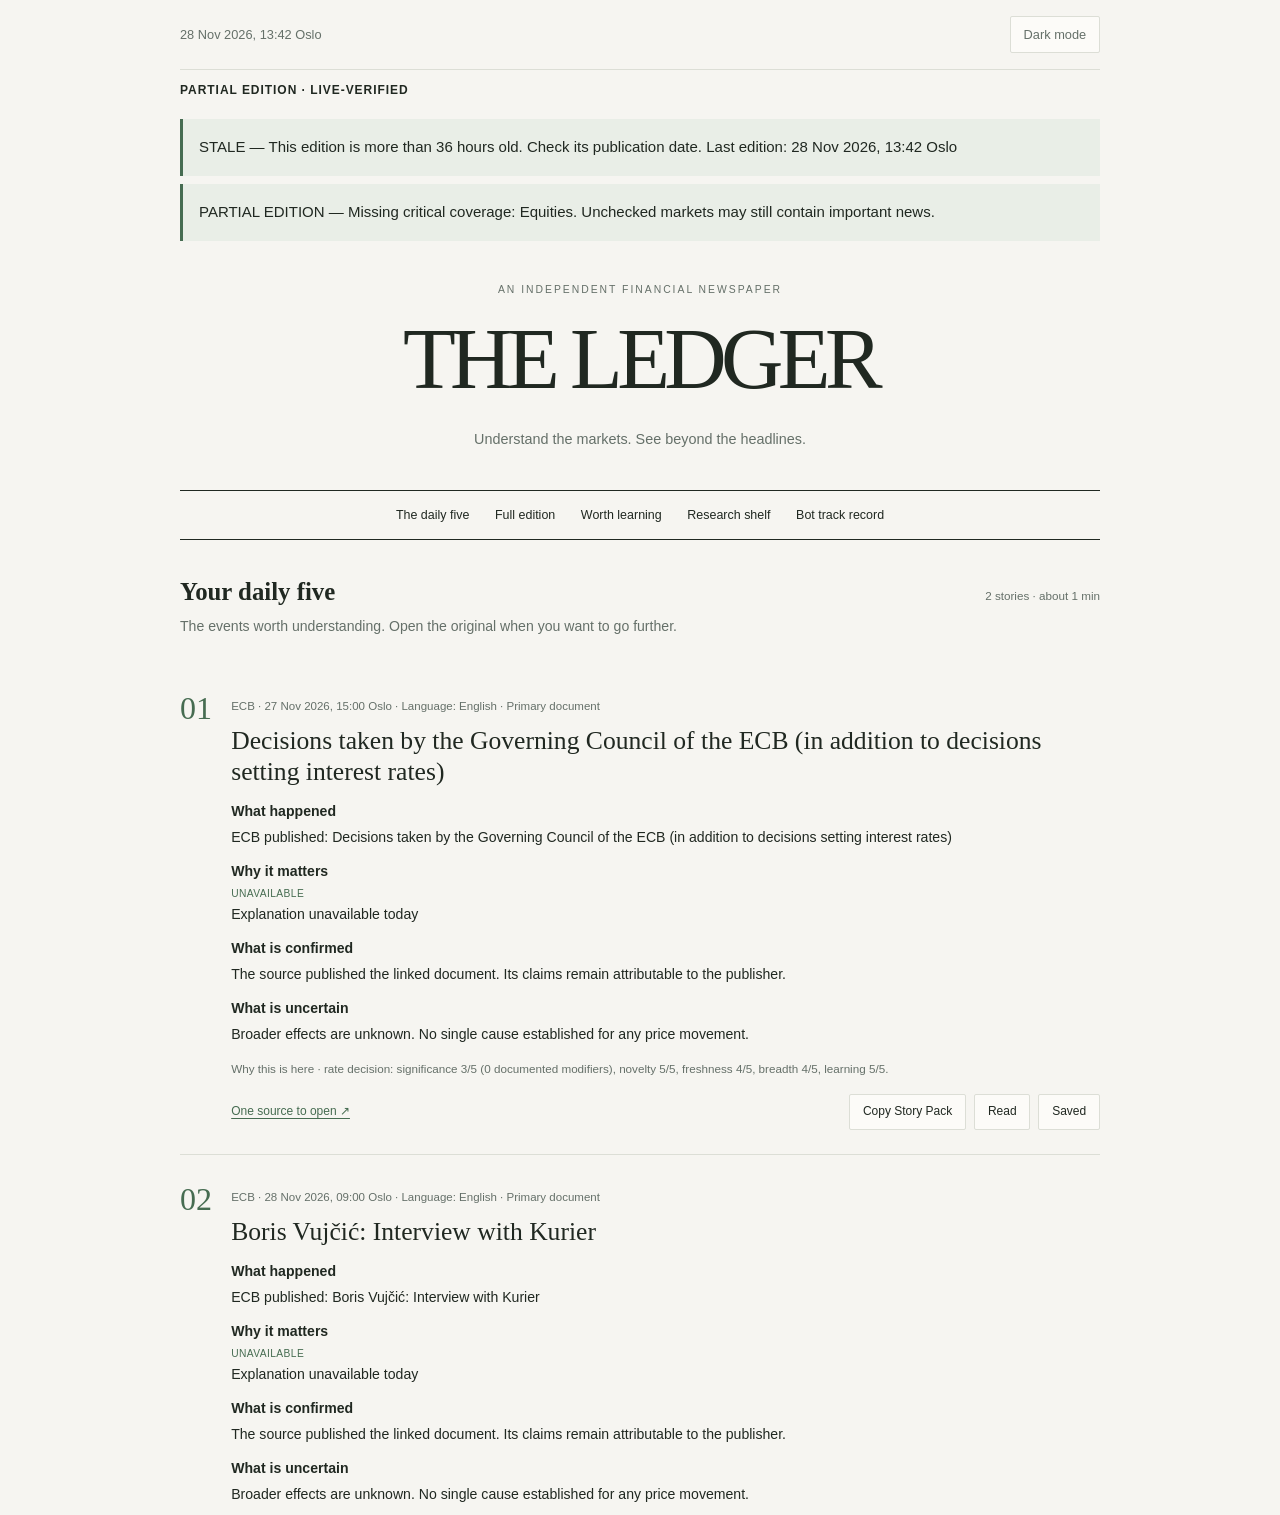
<file: site/index.html>
<!doctype html>
<html lang="en">
<head>
<meta charset="utf-8"><meta name="viewport" content="width=device-width, initial-scale=1">
<meta name="description" content="An independent daily reading habit for understanding markets.">
<meta http-equiv="Content-Security-Policy" content="default-src 'self'; script-src 'self'; style-src 'self'; img-src 'self'; font-src 'self'; connect-src 'self'; base-uri 'none'; form-action 'none'">
<title>THE LEDGER — Understand the markets</title><link rel="stylesheet" href="style.css"><script src="app.js" defer></script>
</head>
<body>
<a class="skip" href="#main">Skip to the edition</a>
<div class="page">
<header>
<div class="utility"><span id="edition-time">Edition unavailable</span><button id="theme" type="button" aria-label="Switch color mode">Dark mode</button></div>
<div id="status" class="status" role="status">Loading the local edition…</div>
<div id="stale" class="notice" role="alert" hidden></div>
<div id="partial" class="notice" hidden></div>
<div class="masthead"><p class="eyebrow">An independent financial newspaper</p><h1>THE LEDGER</h1><p class="tagline">Understand the markets. See beyond the headlines.</p></div>
<div class="edition-nav"><a href="#top">The daily five</a><a href="#full">Full edition</a><a href="#learn">Worth learning</a><a href="#shelf">Research shelf</a><a href="track-record.html">Bot track record</a></div>
</header>
<main id="main">
<section id="top" aria-labelledby="top-heading"><div class="section-heading"><h2 id="top-heading">Your daily five</h2><span id="reading-time">A short daily read</span></div><p class="intro">The events worth understanding. Open the original when you want to go further.</p><div id="top-stories"></div></section>
<section id="coverage"><details open><summary>Coverage today</summary><p class="muted">Missing coverage means we could not check. It does not mean nothing happened.</p><div id="coverage-list"></div></details></section>
<section id="learn"><div class="section-heading"><h2>One thing worth learning</h2><span>Build your understanding</span></div><div id="learning"></div></section>
<section id="full"><div class="section-heading"><h2>The full edition</h2><span>Follow your curiosity</span></div><nav id="filters" aria-label="Filter stories"></nav><div id="filter-warning" class="filter-warning" aria-live="polite"></div><div id="full-stories"></div></section>
<section id="shelf"><div class="section-heading"><h2>The research shelf</h2><span>A weekly selection</span></div><p class="intro">Older ideas, examined slowly. These documents are reading material, not today’s news.</p><div id="research"></div></section>
<section class="archive"><h2>Past editions</h2><label for="archive-select">Choose an edition</label> <select id="archive-select"><option value="">Latest edition</option></select><p class="muted">Original editions are preserved. Material corrections are dated and shown with their story.</p></section>
</main>
<footer><strong>THE LEDGER</strong><p>For understanding, not financial advice. Source quality controls eligibility; editorial scores do not predict returns.</p><p>Read and saved states stay in this browser. No analytics, accounts, or automatic sharing.</p></footer>
</div>
<dialog id="copy-dialog"><h2>Copy Story Pack</h2><p>Clipboard access is unavailable. Select and copy the text below.</p><textarea id="copy-text" readonly rows="12" aria-label="Story pack text"></textarea><button id="close-copy" type="button">Close</button></dialog>
<noscript><p class="notice">JavaScript is required to render the generated edition. You can inspect the JSON in site/data/latest.json.</p></noscript>
</body></html>
</file>
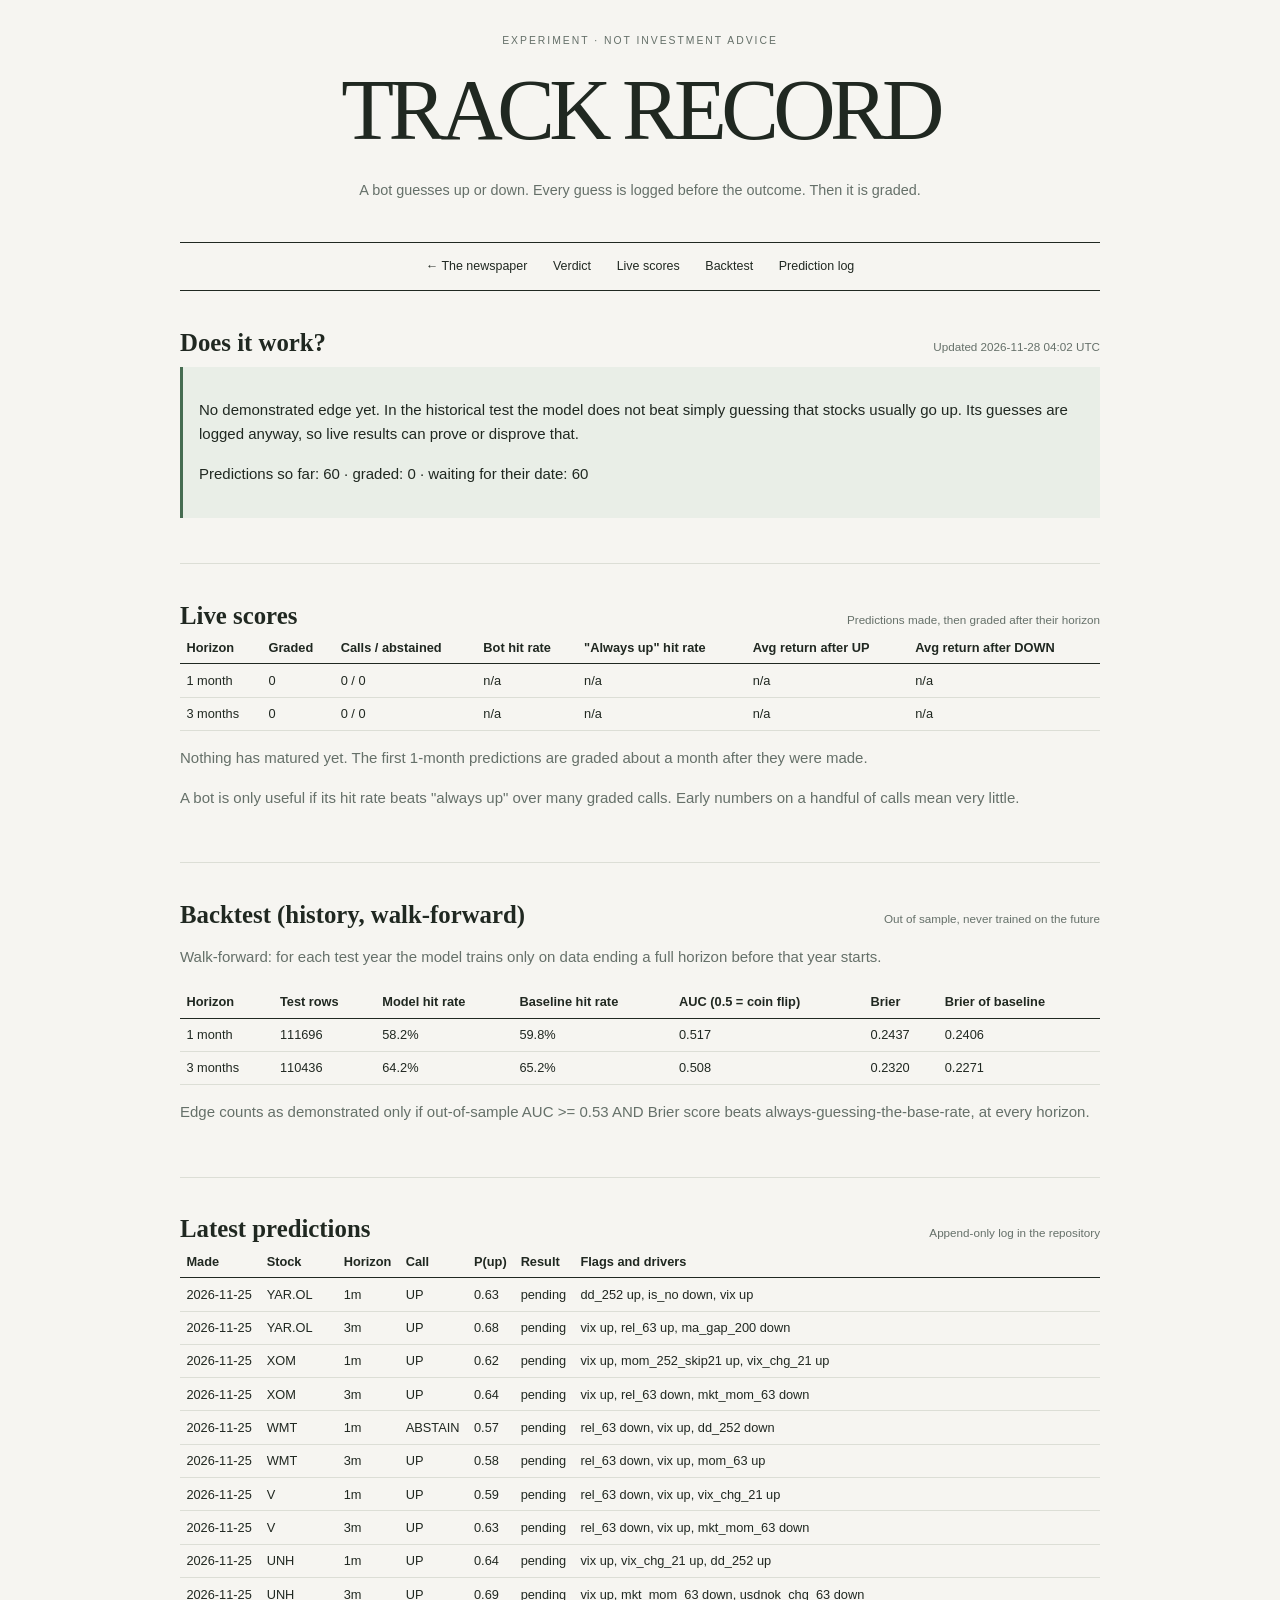
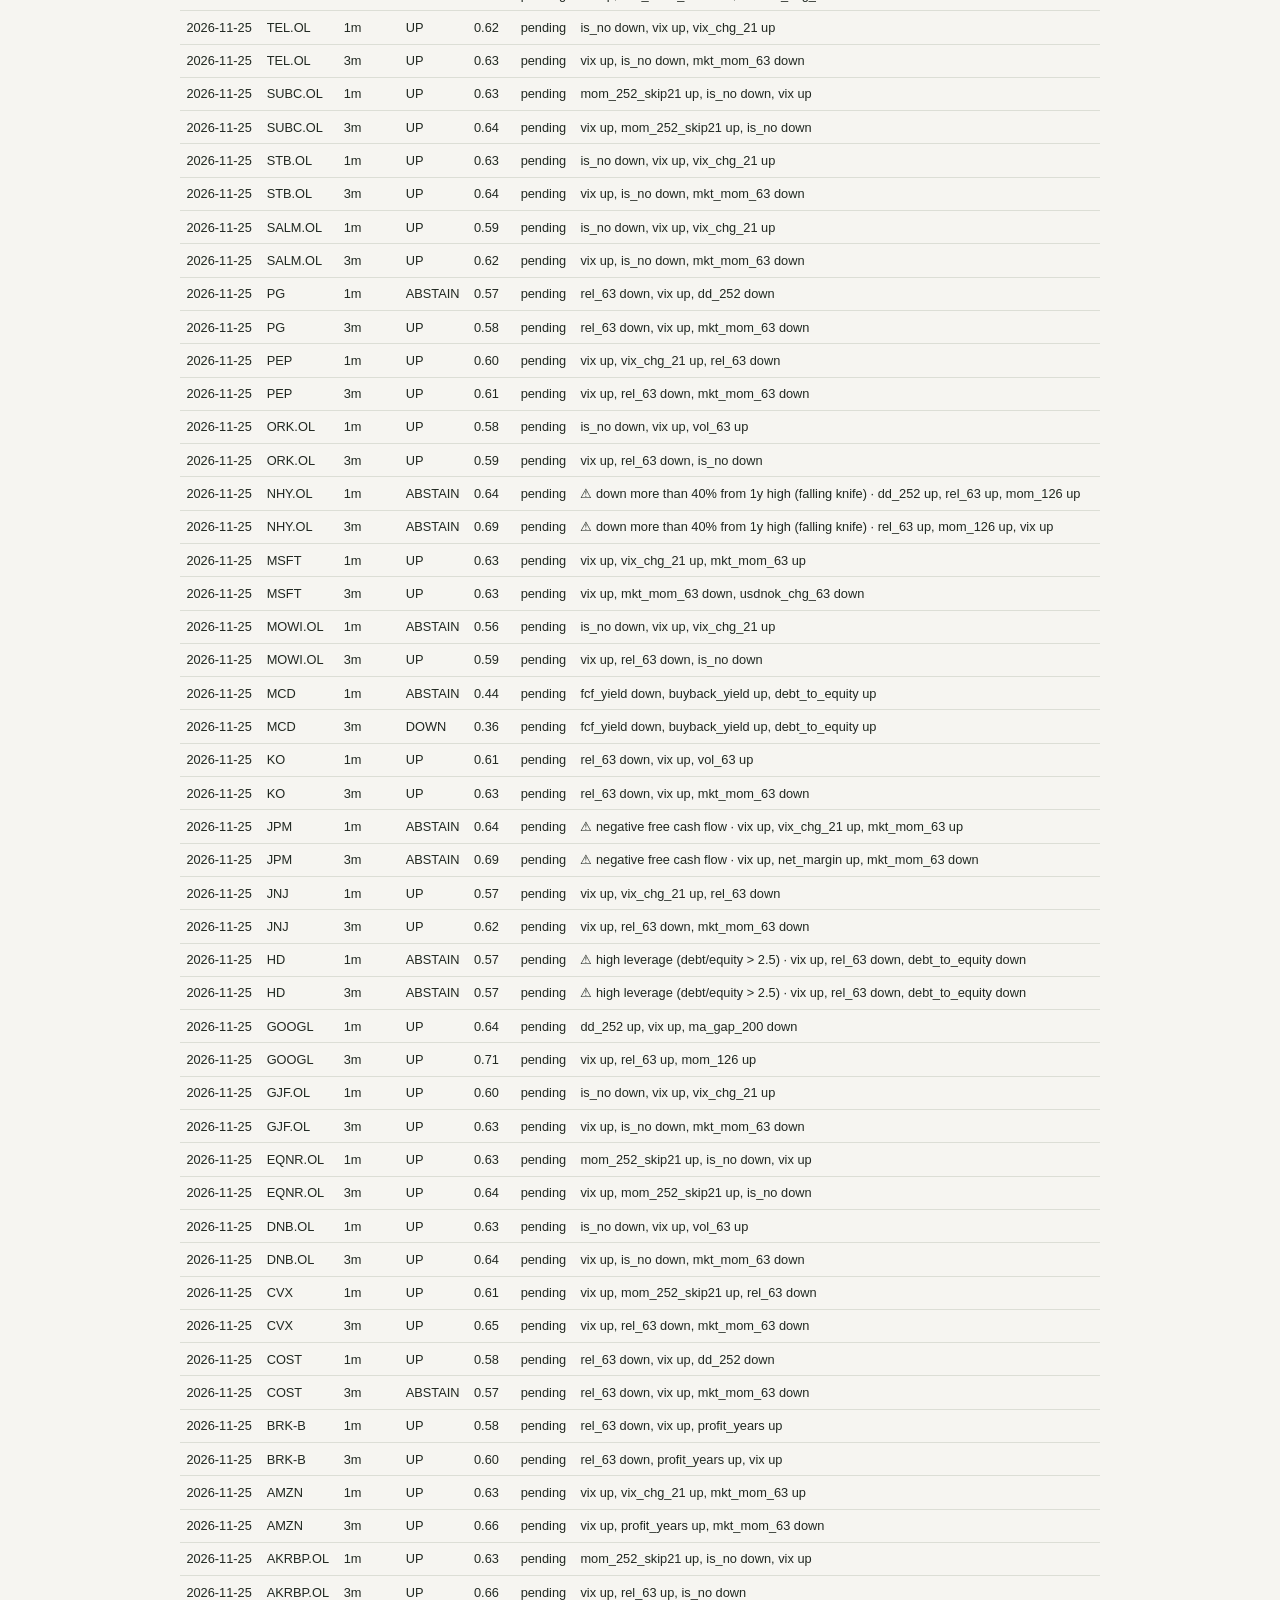
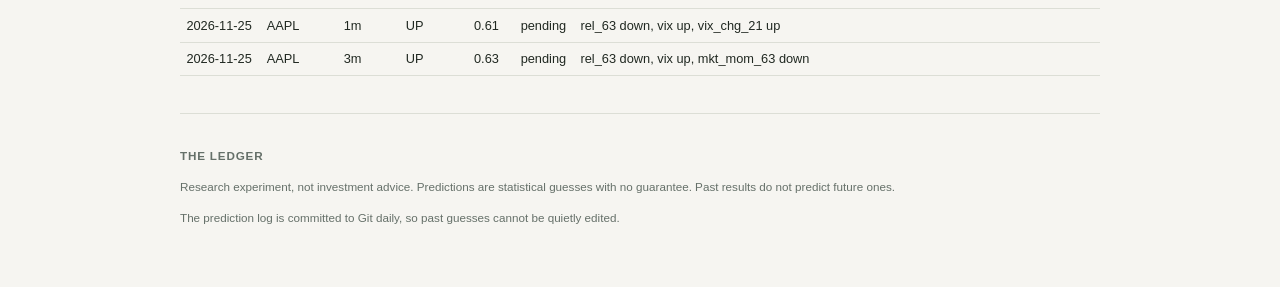
<file: site/track-record.html>
<!doctype html>
<html lang="en">
<head>
<meta charset="utf-8"><meta name="viewport" content="width=device-width, initial-scale=1">
<meta name="description" content="The Ledger bot's public prediction log and scorecard.">
<meta http-equiv="Content-Security-Policy" content="default-src 'self'; script-src 'self'; style-src 'self'; img-src 'self'; font-src 'self'; connect-src 'self'; base-uri 'none'; form-action 'none'">
<title>THE LEDGER — Bot track record</title><link rel="stylesheet" href="style.css"><script src="track-record.js" defer></script>
</head>
<body>
<div class="page">
<header>
<div class="masthead"><p class="eyebrow">Experiment · not investment advice</p><h1>TRACK RECORD</h1><p class="tagline">A bot guesses up or down. Every guess is logged before the outcome. Then it is graded.</p></div>
<div class="edition-nav"><a href="index.html">← The newspaper</a><a href="#verdict">Verdict</a><a href="#scores">Live scores</a><a href="#backtest">Backtest</a><a href="#log">Prediction log</a></div>
</header>
<main>
<section id="verdict"><div class="section-heading"><h2>Does it work?</h2><span id="updated"></span></div><div id="verdict-body" class="notice">Loading…</div></section>
<section id="scores"><div class="section-heading"><h2>Live scores</h2><span>Predictions made, then graded after their horizon</span></div><div id="scores-body"></div></section>
<section id="backtest"><div class="section-heading"><h2>Backtest (history, walk-forward)</h2><span>Out of sample, never trained on the future</span></div><div id="backtest-body"></div></section>
<section id="log"><div class="section-heading"><h2>Latest predictions</h2><span>Append-only log in the repository</span></div><div id="log-body"></div></section>
</main>
<footer><strong>THE LEDGER</strong><p id="disclaimer"></p><p>The prediction log is committed to Git daily, so past guesses cannot be quietly edited.</p></footer>
</div>
</body>
</html>
</file>
<file: site/style.css>
:root{color-scheme:light;--bg:#f6f5f1;--paper:#fcfbf8;--text:#202821;--muted:#657069;--line:#dcded6;--accent:#466c51;--soft:#e9eee7}
:root[data-theme=dark]{color-scheme:dark;--bg:#181e1b;--paper:#202822;--text:#edf0e9;--muted:#aab5aa;--line:#374239;--accent:#a8c8a3;--soft:#2c392f}
*{box-sizing:border-box}html{scroll-behavior:smooth;scroll-padding-top:1rem}body{margin:0;background:var(--bg);color:var(--text);font-family:'DM Sans',Arial,sans-serif;font-size:15px;line-height:1.65}button,select,textarea{font:inherit;color:inherit}a{color:var(--accent);text-underline-offset:3px;overflow-wrap:anywhere}button,select{background:var(--paper);border:1px solid var(--line);padding:.45rem .8rem;border-radius:2px;cursor:pointer}button:hover,button[aria-pressed=true]{background:var(--soft);border-color:var(--accent)}button:focus-visible,a:focus-visible,select:focus-visible,summary:focus-visible{outline:2px solid var(--accent);outline-offset:4px}.page{width:min(100% - 40px,920px);margin:auto}.utility{display:flex;justify-content:space-between;align-items:center;gap:1rem;padding:1rem 0;border-bottom:1px solid var(--line);font-size:.8rem;color:var(--muted)}.status{padding:.65rem 0;font-size:.75rem;letter-spacing:.08em;font-weight:bold}.notice{border-left:3px solid var(--accent);background:var(--soft);padding:1rem;margin:.5rem 0;overflow-wrap:anywhere}.masthead{text-align:center;padding:2rem 0 2.4rem}.eyebrow{text-transform:uppercase;font-size:.65rem;letter-spacing:.19em;color:var(--muted);margin:0}h1,h2,h3{font-family:'Libre Baskerville',Georgia,serif;line-height:1.23}h1{font-size:clamp(2.8rem,9vw,5.4rem);font-weight:400;letter-spacing:-.065em;margin:.5rem 0 1rem}.tagline{font-size:.9rem;margin:0;color:var(--muted)}.edition-nav{display:flex;justify-content:center;gap:1.6rem;flex-wrap:wrap;padding:.85rem 0;border-block:1px solid var(--text);font-size:.78rem}.edition-nav a{text-decoration:none;color:var(--text)}section{padding:2.3rem 0;border-bottom:1px solid var(--line)}.section-heading{display:flex;align-items:baseline;justify-content:space-between;gap:1rem}.section-heading h2{font-size:1.55rem;margin:0}.section-heading span{font-size:.73rem;color:var(--muted)}.intro,.muted{color:var(--muted)}.intro{margin:.5rem 0 1.6rem;font-size:.88rem}.story{padding:1.5rem 0;border-top:1px solid var(--line);max-width:100%}.story:first-child{border-top:0}.story-header{display:flex;gap:1.2rem}.number{font-family:Georgia,serif;font-size:2rem;color:var(--accent);min-width:1.9rem;line-height:1.25}.story-main{min-width:0;flex:1}.meta{font-size:.72rem;color:var(--muted);margin:0 0 .45rem;overflow-wrap:anywhere}.story h3{font-size:clamp(1.2rem,3.5vw,1.6rem);font-weight:400;margin:0 0 .7rem;overflow-wrap:anywhere}.story p{margin:.55rem 0}.story dl{margin:.8rem 0;font-size:.88rem}.story dt{font-weight:bold;margin-top:.7rem}.story dd{margin:.15rem 0 .7rem}.explanation-label{font-size:.64rem;letter-spacing:.04em;color:var(--accent);display:block}.why-here{color:var(--muted);font-size:.73rem}.actions{display:flex;align-items:center;gap:.5rem;flex-wrap:wrap;margin-top:1rem}.actions button,.actions a{font-size:.75rem}.actions a{margin-right:auto;padding:.4rem 0}.read-note{font-size:.7rem;color:var(--muted)}#coverage{background:var(--paper);padding:1.2rem;margin-top:1rem}summary{cursor:pointer;font-weight:bold}.coverage-row{padding:.6rem 0;border-bottom:1px solid var(--line);font-size:.8rem}.coverage-row:last-child{border:0}.coverage-row strong{display:block}.coverage-row p{margin:.1rem 0}#filters{display:flex;gap:.5rem;flex-wrap:wrap;margin:1.3rem 0}.filter-warning{font-size:.8rem;color:var(--muted)}#learning{max-width:650px}#learning h3{font-size:1.3rem}#learning .review{display:inline-block;color:var(--accent);font-size:.78rem;border-bottom:1px solid var(--line)}.research-item{padding:1rem 0;border-top:1px solid var(--line)}.research-item h3{font-size:1.2rem;font-weight:400}.research-date{font-size:.8rem;font-weight:bold}.archive select{max-width:100%}footer{padding:2rem 0 3rem;color:var(--muted);font-size:.73rem}footer strong{letter-spacing:.07em}dialog{max-width:min(680px,90vw);width:100%;background:var(--paper);color:var(--text);border:1px solid var(--line);padding:1.5rem}textarea{display:block;width:100%;background:var(--bg);padding:.75rem;margin-bottom:1rem;border:1px solid var(--line)}.skip{position:absolute;top:-100px}.skip:focus{top:0;left:0;background:var(--paper);padding:1rem;z-index:2}[hidden]{display:none!important}@media(max-width:540px){.page{width:calc(100% - 32px)}.section-heading{display:block}.section-heading span{display:block;margin-top:.4rem}.masthead{padding:1.6rem 0}.edition-nav{gap:.6rem 1rem}.story-header{gap:.65rem}.number{min-width:1.3rem;font-size:1.5rem}.utility{align-items:flex-start}.utility button{white-space:nowrap}section{padding:1.8rem 0}.story dl{font-size:.86rem}}@media(prefers-reduced-motion:reduce){html{scroll-behavior:auto}}
</file>
